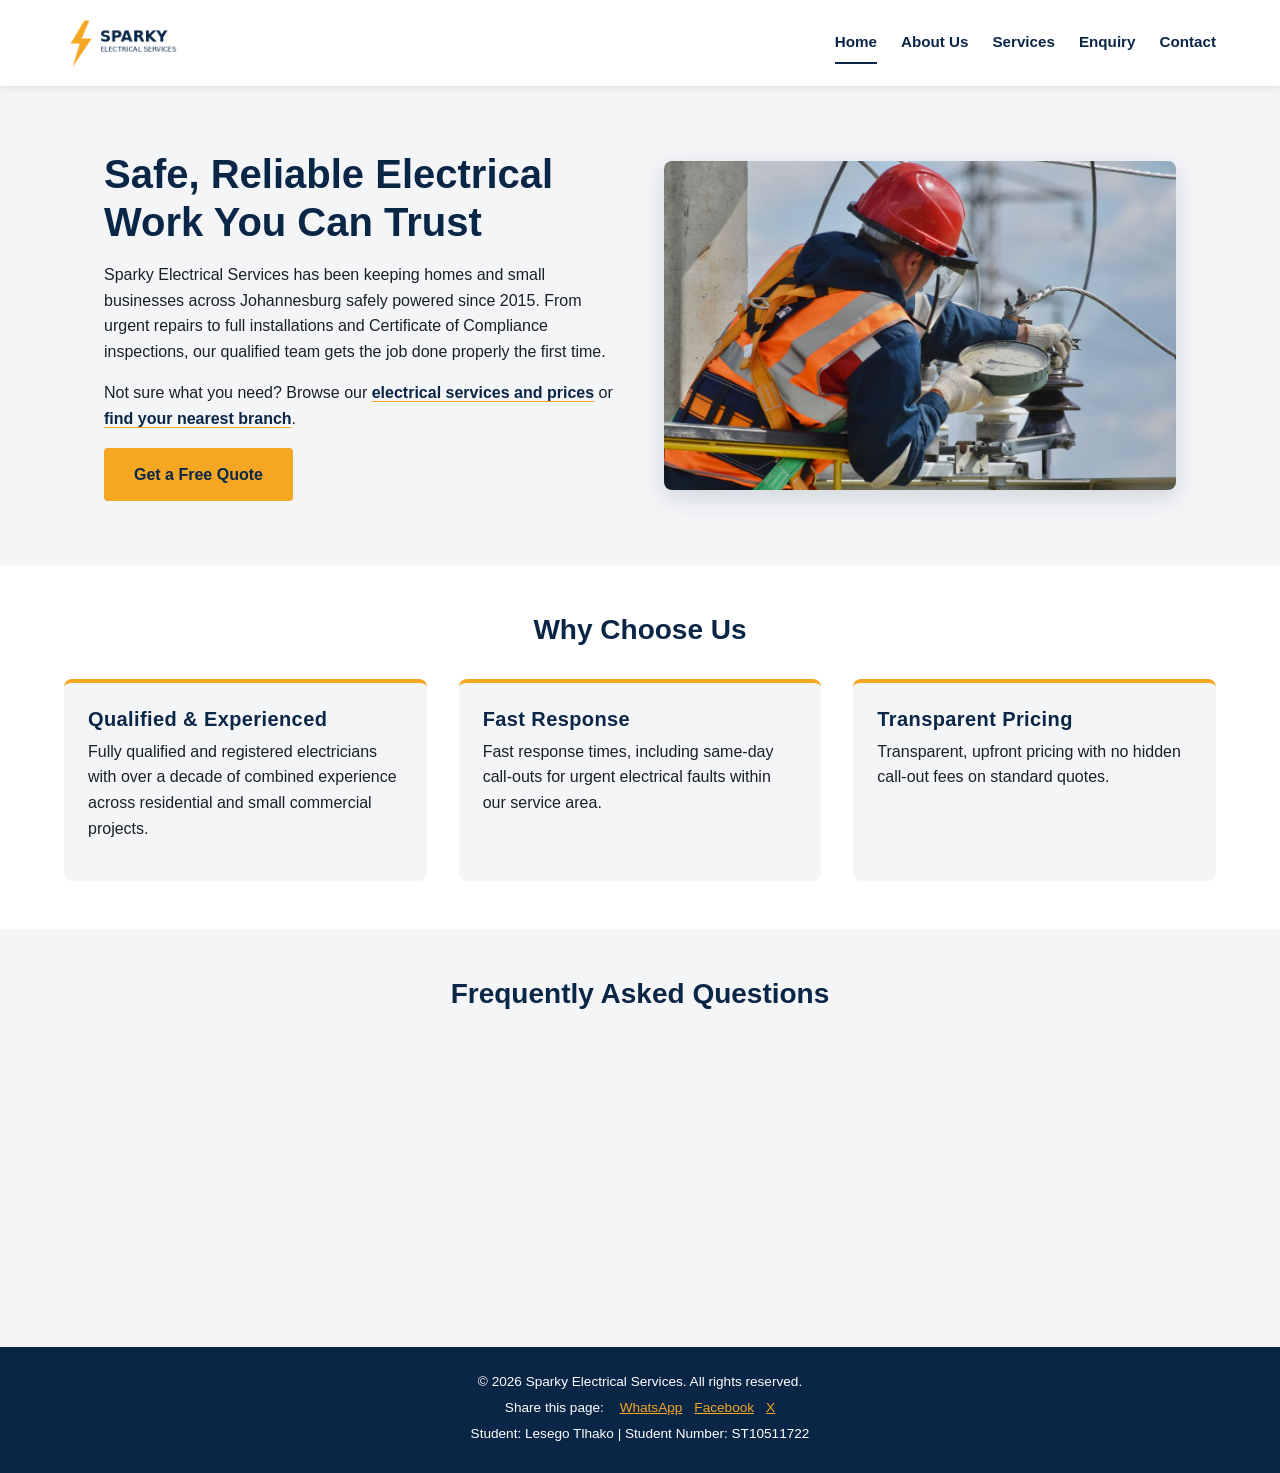
<file: index.html>
<!DOCTYPE html>
<html lang="en">
<head>
    <meta charset="UTF-8">
    <meta name="viewport" content="width=device-width, initial-scale=1.0">
    <title>Electricians in Johannesburg | Sparky Electrical Services</title>
    <meta name="description" content="Qualified electricians in Johannesburg for installations, repairs and Certificate of Compliance (COC) inspections. Same-day call-outs and free quotes.">
    <meta name="keywords" content="electrician Johannesburg, electrical repairs, COC certificate, electrical installation, same-day electrician, Sparky Electrical Services">
    <meta name="author" content="Lesego Tlhako">
    <meta name="robots" content="index, follow">
    <meta name="theme-color" content="#0A2647">
    <meta http-equiv="Content-Security-Policy" content="default-src 'self'; script-src 'self'; style-src 'self'; img-src 'self' data: https://tile.openstreetmap.org; connect-src 'self'; object-src 'none'; base-uri 'self'; form-action 'self'">
    <link rel="canonical" href="https://tysonh3art.github.io/Spark-Electrical-website/">
    <link rel="icon" type="image/png" href="images/logo.png">
    <meta property="og:type" content="website">
    <meta property="og:site_name" content="Sparky Electrical Services">
    <meta property="og:title" content="Electricians in Johannesburg | Sparky Electrical Services">
    <meta property="og:description" content="Qualified electricians in Johannesburg for installations, repairs and Certificate of Compliance (COC) inspections. Same-day call-outs and free quotes.">
    <meta property="og:url" content="https://tysonh3art.github.io/Spark-Electrical-website/">
    <meta property="og:image" content="https://tysonh3art.github.io/Spark-Electrical-website/images/hero-electrician.jpg">
    <meta property="og:locale" content="en_ZA">
    <meta name="twitter:card" content="summary_large_image">
    <link rel="stylesheet" href="css/style.css">
    <script type="application/ld+json">
    {
        "@context": "https://schema.org",
        "@type": "Electrician",
        "name": "Sparky Electrical Services",
        "url": "https://tysonh3art.github.io/Spark-Electrical-website/",
        "image": "https://tysonh3art.github.io/Spark-Electrical-website/images/hero-electrician.jpg",
        "telephone": "+27114035521",
        "email": "braamfontein@sparkyelectrical.co.za",
        "foundingDate": "2015",
        "areaServed": "Johannesburg, South Africa",
        "address": {
            "@type": "PostalAddress",
            "streetAddress": "14 Jorissen Street",
            "addressLocality": "Braamfontein",
            "addressRegion": "Gauteng",
            "postalCode": "2001",
            "addressCountry": "ZA"
        }
    }
    </script>
</head>
<body>
    <a class="skip-link" href="#main-content">Skip to main content</a>

    <header class="site-header">
        <!-- Site-wide header: logo + navigation menu -->
        <a href="index.html" class="logo-link">
            <img src="images/logo.png" alt="Sparky Electrical Services logo" class="logo">
        </a>
        <button class="nav-toggle" id="navToggle" aria-label="Toggle navigation menu">&#9776;</button>
        <nav class="main-nav" id="mainNav">
            <a href="index.html" class="active">Home</a>
            <a href="about.html">About Us</a>
            <a href="services.html">Services</a>
            <a href="enquiry.html">Enquiry</a>
            <a href="contact.html">Contact</a>
        </nav>
    </header>

    <main id="main-content">
        <!-- Hero section: main banner introducing the organisation -->
        <section class="hero">
            <div class="hero-text">
                <h1>Safe, Reliable Electrical Work You Can Trust</h1>
                <p>Sparky Electrical Services has been keeping homes and small businesses across Johannesburg safely powered since 2015. From urgent repairs to full installations and Certificate of Compliance inspections, our qualified team gets the job done properly the first time.</p>
                <p>Not sure what you need? Browse our <a class="text-link" href="services.html">electrical services and prices</a> or <a class="text-link" href="contact.html">find your nearest branch</a>.</p>
                <a href="enquiry.html" class="btn btn-primary">Get a Free Quote</a>
            </div>
            <div class="hero-image">
                <!-- Responsive image: browser picks the best-fit file for the screen size -->
                <img src="images/hero-electrician.jpg" fetchpriority="high"
                     srcset="images/hero-electrician-small.jpg 600w, images/hero-electrician.jpg 1200w"
                     sizes="(max-width: 768px) 100vw, 50vw"
                     alt="Qualified electrician at work on a residential electrical installation">
            </div>
        </section>

        <!-- Short overview section: 2-3 key highlights or services -->
        <section class="highlights">
            <h2>Why Choose Us</h2>
            <div class="highlights-grid">
                <div class="highlight-card">
                    <h3>Qualified &amp; Experienced</h3>
                    <p>Fully qualified and registered electricians with over a decade of combined experience across residential and small commercial projects.</p>
                </div>
                <div class="highlight-card">
                    <h3>Fast Response</h3>
                    <p>Fast response times, including same-day call-outs for urgent electrical faults within our service area.</p>
                </div>
                <div class="highlight-card">
                    <h3>Transparent Pricing</h3>
                    <p>Transparent, upfront pricing with no hidden call-out fees on standard quotes.</p>
                </div>
            </div>
        </section>

        <!-- FAQ accordion: answers open and close with JavaScript -->
        <section class="faq">
            <h2>Frequently Asked Questions</h2>
            <div class="faq-list">
                <div class="faq-item">
                    <h3><button type="button" class="accordion-trigger" id="faq1-btn" aria-expanded="false" aria-controls="faq1">Do you offer same-day electrician call-outs?</button></h3>
                    <div class="accordion-panel" id="faq1" role="region" aria-labelledby="faq1-btn">
                        <p>Yes. For urgent faults like a dead db board or a burning smell from a plug point, we do our best to get to you the same day. Tick the urgent box on our <a class="text-link" href="enquiry.html">quote form</a> and we will prioritise your job.</p>
                    </div>
                </div>
                <div class="faq-item">
                    <h3><button type="button" class="accordion-trigger" id="faq2-btn" aria-expanded="false" aria-controls="faq2">What is a Certificate of Compliance (COC) and do I need one?</button></h3>
                    <div class="accordion-panel" id="faq2" role="region" aria-labelledby="faq2-btn">
                        <p>A COC is a document that proves your property's electrical installation is safe and meets South African regulations. You normally need one when you sell a property, and many insurers ask for one too. Read more on our <a class="text-link" href="services.html">services page</a>.</p>
                    </div>
                </div>
                <div class="faq-item">
                    <h3><button type="button" class="accordion-trigger" id="faq3-btn" aria-expanded="false" aria-controls="faq3">Which areas do you cover?</button></h3>
                    <div class="accordion-panel" id="faq3" role="region" aria-labelledby="faq3-btn">
                        <p>We work across greater Johannesburg from two branches, one in Braamfontein and one in Randburg. See both on the map on our <a class="text-link" href="contact.html">contact page</a>.</p>
                    </div>
                </div>
                <div class="faq-item">
                    <h3><button type="button" class="accordion-trigger" id="faq4-btn" aria-expanded="false" aria-controls="faq4">How much will my job cost?</button></h3>
                    <div class="accordion-panel" id="faq4" role="region" aria-labelledby="faq4-btn">
                        <p>It depends on the work. Our <a class="text-link" href="enquiry.html">enquiry form</a> gives you an instant price range, and an electrician then phones you to confirm the final amount before any work starts.</p>
                    </div>
                </div>
            </div>
        </section>
    </main>

    <footer class="site-footer">
        <!-- Site-wide footer: repeats on every page -->
        <p>&copy; 2026 Sparky Electrical Services. All rights reserved.</p>
        <p class="share-links" id="shareLinks"></p>
        <p>Student: Lesego Tlhako | Student Number: ST10511722</p>
    </footer>

    <script src="js/script.js" defer></script>
</body>
</html>
</file>
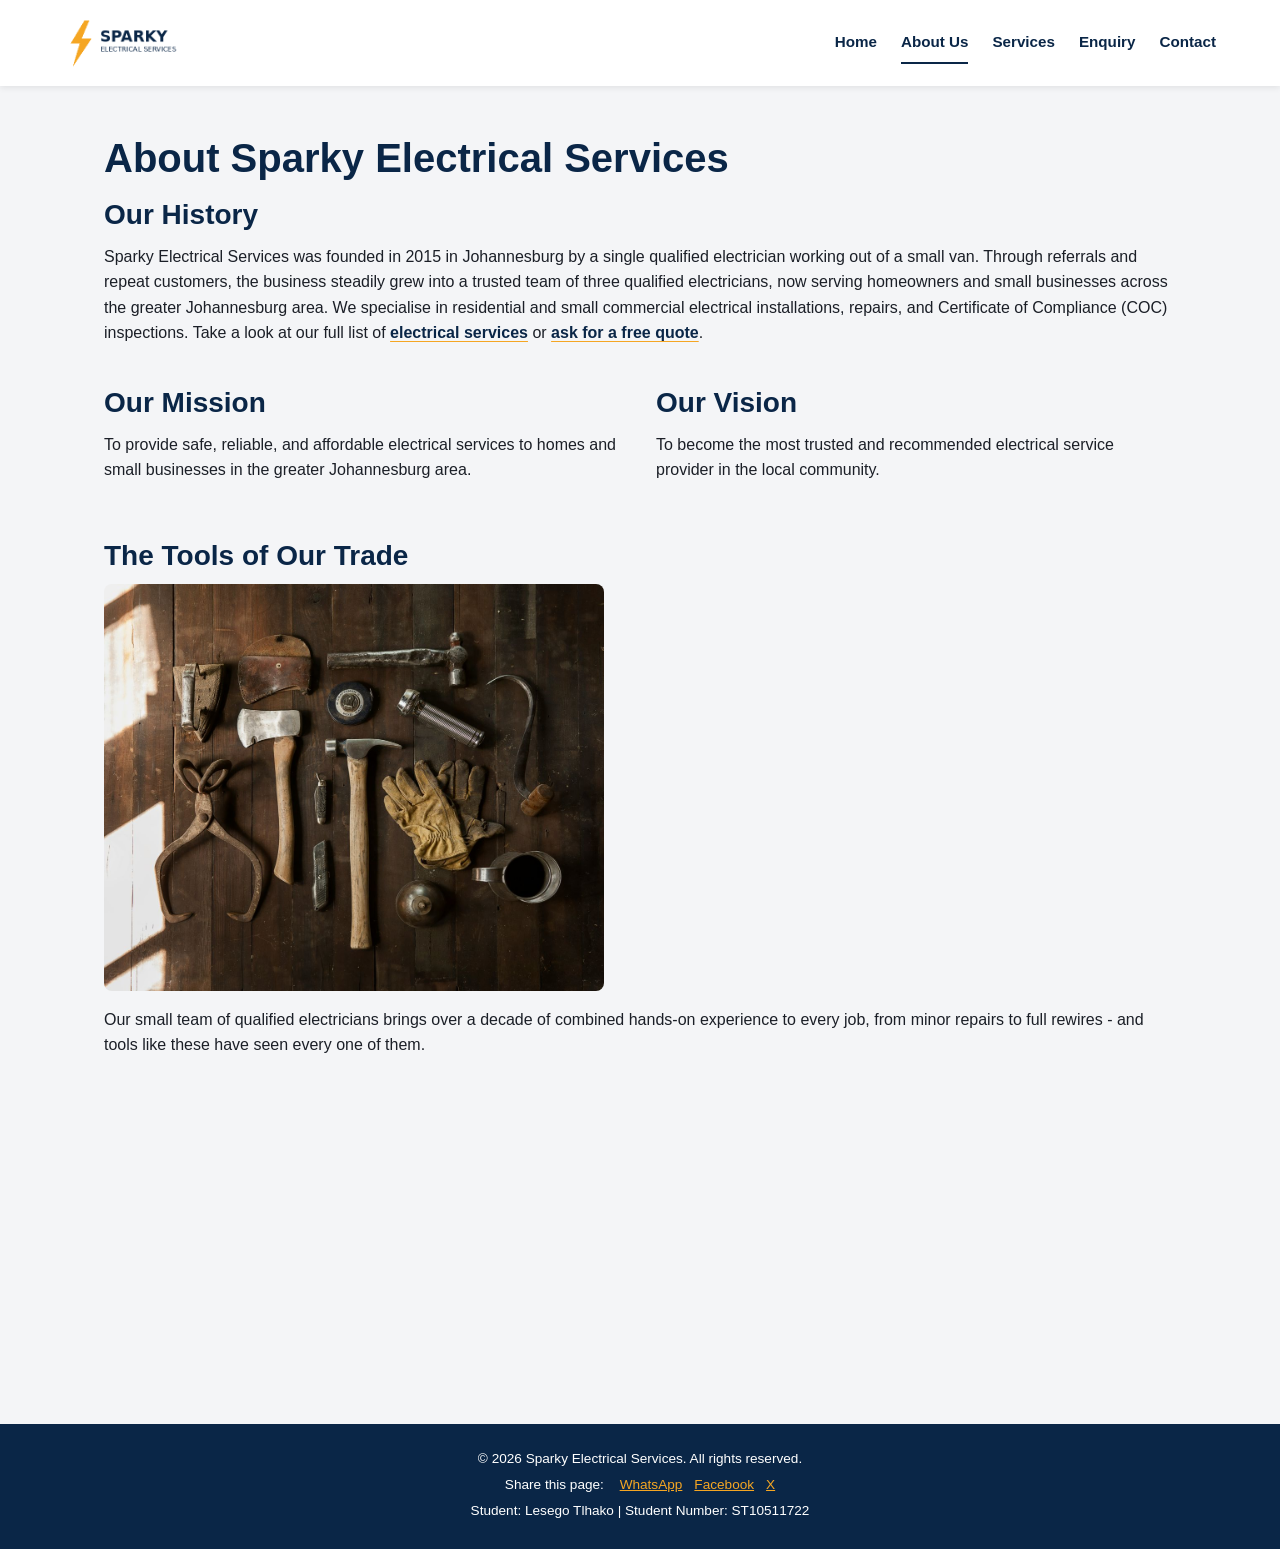
<file: about.html>
<!DOCTYPE html>
<html lang="en">
<head>
    <meta charset="UTF-8">
    <meta name="viewport" content="width=device-width, initial-scale=1.0">
    <title>About Us | Sparky Electrical Services Johannesburg</title>
    <meta name="description" content="Meet Sparky Electrical Services, a Johannesburg electrical company since 2015. Learn about our history, our mission and the qualified team behind every job.">
    <meta name="keywords" content="about Sparky Electrical, electrician team Johannesburg, qualified electricians, electrical company since 2015">
    <meta name="author" content="Lesego Tlhako">
    <meta name="robots" content="index, follow">
    <meta name="theme-color" content="#0A2647">
    <meta http-equiv="Content-Security-Policy" content="default-src 'self'; script-src 'self'; style-src 'self'; img-src 'self' data: https://tile.openstreetmap.org; connect-src 'self'; object-src 'none'; base-uri 'self'; form-action 'self'">
    <link rel="canonical" href="https://tysonh3art.github.io/Spark-Electrical-website/about.html">
    <link rel="icon" type="image/png" href="images/logo.png">
    <meta property="og:type" content="website">
    <meta property="og:site_name" content="Sparky Electrical Services">
    <meta property="og:title" content="About Us | Sparky Electrical Services Johannesburg">
    <meta property="og:description" content="Meet Sparky Electrical Services, a Johannesburg electrical company since 2015. Learn about our history, our mission and the qualified team behind every job.">
    <meta property="og:url" content="https://tysonh3art.github.io/Spark-Electrical-website/about.html">
    <meta property="og:image" content="https://tysonh3art.github.io/Spark-Electrical-website/images/hero-electrician.jpg">
    <meta property="og:locale" content="en_ZA">
    <meta name="twitter:card" content="summary_large_image">
    <link rel="stylesheet" href="css/style.css">
</head>
<body>
    <a class="skip-link" href="#main-content">Skip to main content</a>

    <header class="site-header">
        <a href="index.html" class="logo-link">
            <img src="images/logo.png" alt="Sparky Electrical Services logo" class="logo">
        </a>
        <button class="nav-toggle" id="navToggle" aria-label="Toggle navigation menu">&#9776;</button>
        <nav class="main-nav" id="mainNav">
            <a href="index.html">Home</a>
            <a href="about.html" class="active">About Us</a>
            <a href="services.html">Services</a>
            <a href="enquiry.html">Enquiry</a>
            <a href="contact.html">Contact</a>
        </nav>
    </header>

    <main id="main-content" class="page-content">
        <h1>About Sparky Electrical Services</h1>

        <!-- History section -->
        <section class="content-section">
            <h2>Our History</h2>
            <p>Sparky Electrical Services was founded in 2015 in Johannesburg by a single qualified electrician working out of a small van. Through referrals and repeat customers, the business steadily grew into a trusted team of three qualified electricians, now serving homeowners and small businesses across the greater Johannesburg area. We specialise in residential and small commercial electrical installations, repairs, and Certificate of Compliance (COC) inspections. Take a look at our full list of <a class="text-link" href="services.html">electrical services</a> or <a class="text-link" href="enquiry.html">ask for a free quote</a>.</p>
        </section>

        <!-- Mission and vision -->
        <section class="content-section mission-vision">
            <div>
                <h2>Our Mission</h2>
                <p>To provide safe, reliable, and affordable electrical services to homes and small businesses in the greater Johannesburg area.</p>
            </div>
            <div>
                <h2>Our Vision</h2>
                <p>To become the most trusted and recommended electrical service provider in the local community.</p>
            </div>
        </section>

        <!-- Team / tools -->
        <section class="content-section">
            <h2>The Tools of Our Trade</h2>
            <img src="images/team-electrician.jpg" alt="A well-used set of hand tools belonging to a Sparky Electrical Services electrician" class="content-img" loading="lazy">
            <p>Our small team of qualified electricians brings over a decade of combined hands-on experience to every job, from minor repairs to full rewires - and tools like these have seen every one of them.</p>
        </section>

        <!-- Gallery: click a picture to open it larger in the lightbox -->
        <section class="content-section">
            <h2>Our Work in Pictures</h2>
            <p>Click any photo to see it larger. Use the arrow keys or the on-screen arrows to move between pictures.</p>
            <div class="gallery">
                <a class="gallery-item" href="images/hero-electrician.jpg"><img src="images/hero-electrician-small.jpg" alt="Qualified electrician at work on a residential electrical installation" loading="lazy"></a>
                <a class="gallery-item" href="images/service-installation.jpg"><img src="images/service-installation.jpg" alt="Electrician installing wiring in a home" loading="lazy"></a>
                <a class="gallery-item" href="images/service-repair.jpg"><img src="images/service-repair.jpg" alt="Electrician diagnosing an electrical fault" loading="lazy"></a>
                <a class="gallery-item" href="images/service-coc.jpg"><img src="images/service-coc.jpg" alt="Electrician conducting a compliance inspection" loading="lazy"></a>
                <a class="gallery-item" href="images/team-electrician.jpg"><img src="images/team-electrician.jpg" alt="A well-used set of hand tools belonging to a Sparky Electrical Services electrician" loading="lazy"></a>
            </div>
        </section>
    </main>

    <footer class="site-footer">
        <p>&copy; 2026 Sparky Electrical Services. All rights reserved.</p>
        <p class="share-links" id="shareLinks"></p>
        <p>Student: Lesego Tlhako | Student Number: ST10511722</p>
    </footer>

    <script src="js/script.js" defer></script>
</body>
</html>
</file>
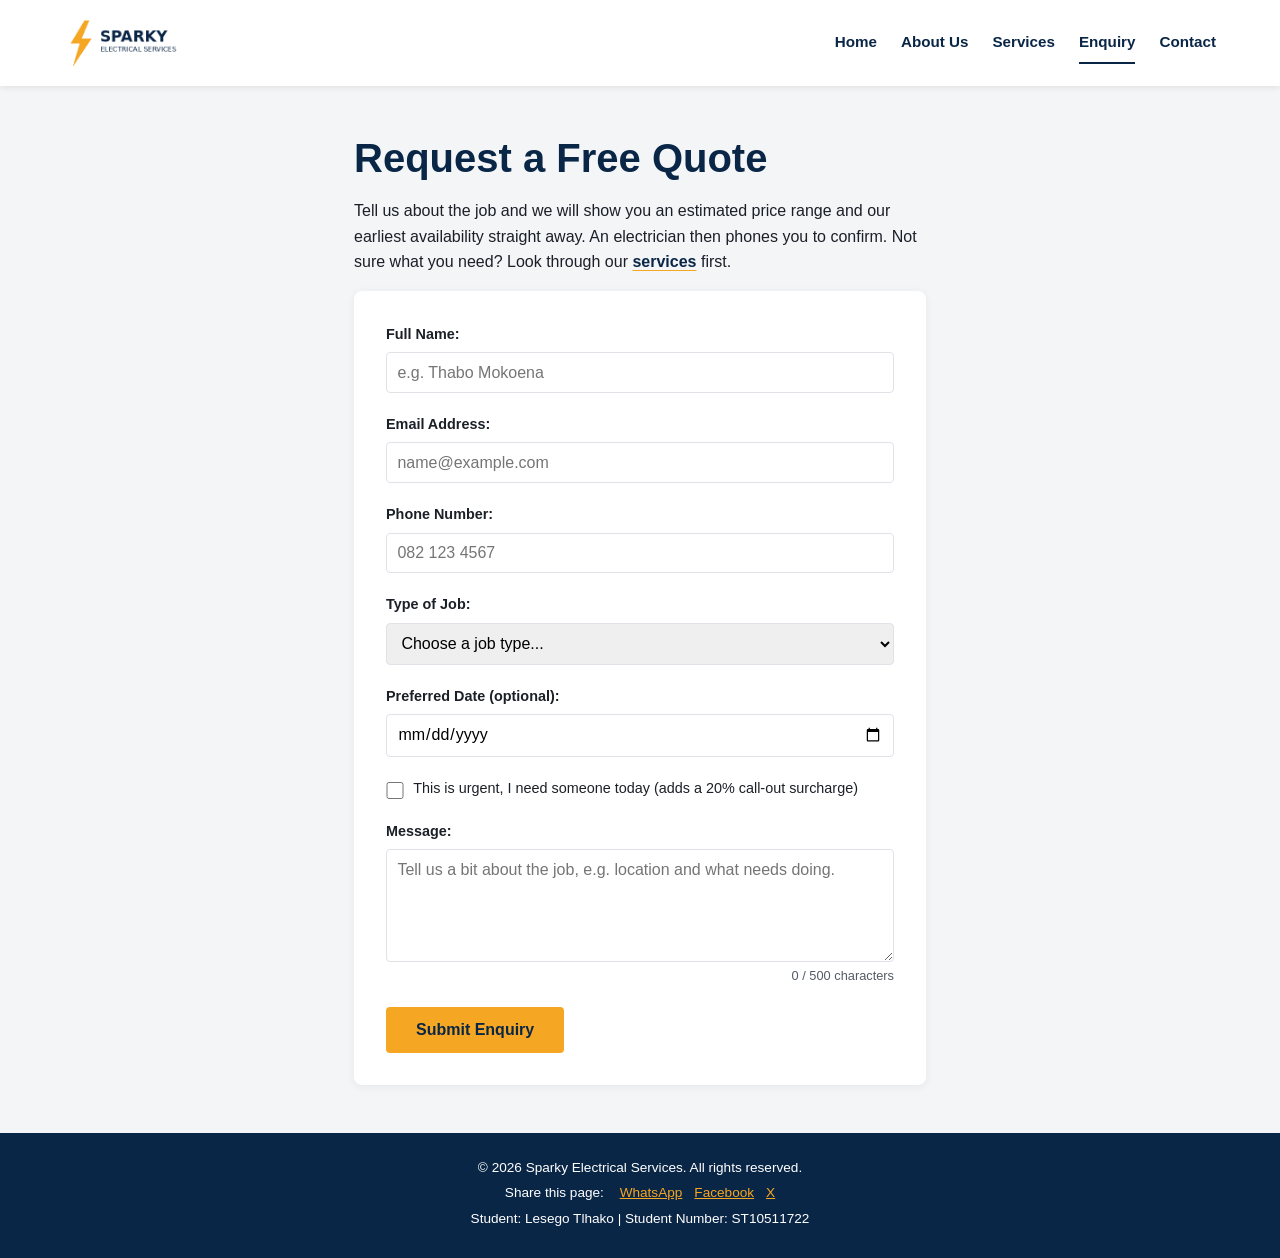
<file: enquiry.html>
<!DOCTYPE html>
<html lang="en">
<head>
    <meta charset="UTF-8">
    <meta name="viewport" content="width=device-width, initial-scale=1.0">
    <title>Free Electrical Quote | Sparky Electrical Services</title>
    <meta name="description" content="Request a free electrical quote in Johannesburg. Tell us about your job and get an instant price estimate and earliest availability.">
    <meta name="keywords" content="free electrician quote, electrical quote Johannesburg, electrician cost, book an electrician">
    <meta name="author" content="Lesego Tlhako">
    <meta name="robots" content="index, follow">
    <meta name="theme-color" content="#0A2647">
    <meta http-equiv="Content-Security-Policy" content="default-src 'self'; script-src 'self'; style-src 'self'; img-src 'self' data: https://tile.openstreetmap.org; connect-src 'self'; object-src 'none'; base-uri 'self'; form-action 'self'">
    <link rel="canonical" href="https://tysonh3art.github.io/Spark-Electrical-website/enquiry.html">
    <link rel="icon" type="image/png" href="images/logo.png">
    <meta property="og:type" content="website">
    <meta property="og:site_name" content="Sparky Electrical Services">
    <meta property="og:title" content="Free Electrical Quote | Sparky Electrical Services">
    <meta property="og:description" content="Request a free electrical quote in Johannesburg. Tell us about your job and get an instant price estimate and earliest availability.">
    <meta property="og:url" content="https://tysonh3art.github.io/Spark-Electrical-website/enquiry.html">
    <meta property="og:image" content="https://tysonh3art.github.io/Spark-Electrical-website/images/hero-electrician.jpg">
    <meta property="og:locale" content="en_ZA">
    <meta name="twitter:card" content="summary_large_image">
    <link rel="stylesheet" href="css/style.css">
</head>
<body>
    <a class="skip-link" href="#main-content">Skip to main content</a>

    <header class="site-header">
        <a href="index.html" class="logo-link">
            <img src="images/logo.png" alt="Sparky Electrical Services logo" class="logo">
        </a>
        <button class="nav-toggle" id="navToggle" aria-label="Toggle navigation menu">&#9776;</button>
        <nav class="main-nav" id="mainNav">
            <a href="index.html">Home</a>
            <a href="about.html">About Us</a>
            <a href="services.html">Services</a>
            <a href="enquiry.html" class="active">Enquiry</a>
            <a href="contact.html">Contact</a>
        </nav>
    </header>

    <main id="main-content" class="page-content narrow">
        <h1>Request a Free Quote</h1>
        <p>Tell us about the job and we will show you an estimated price range and our earliest availability straight away. An electrician then phones you to confirm. Not sure what you need? Look through our <a class="text-link" href="services.html">services</a> first.</p>

        <form action="enquiry.html" method="get" class="site-form" id="enquiryForm">
            <div class="form-group">
                <label for="name">Full Name:</label>
                <input type="text" id="name" name="name" required minlength="2" maxlength="60" autocomplete="name" placeholder="e.g. Thabo Mokoena">
            </div>

            <div class="form-group">
                <label for="email">Email Address:</label>
                <input type="email" id="email" name="email" required maxlength="100" autocomplete="email" placeholder="name@example.com">
            </div>

            <div class="form-group">
                <label for="phone">Phone Number:</label>
                <input type="tel" id="phone" name="phone" required maxlength="16" autocomplete="tel" placeholder="082 123 4567" pattern="(\+27|0)[1-9][0-9 \-]{8,13}">
            </div>

            <div class="form-group">
                <label for="enquiry-type">Type of Job:</label>
                <select id="enquiry-type" name="enquiry-type" required>
                    <option value="">Choose a job type...</option>
                    <option value="installation">New Installation</option>
                    <option value="repair">Repair / Fault Finding</option>
                    <option value="coc">Certificate of Compliance (COC)</option>
                    <option value="other">Other</option>
                </select>
            </div>

            <div class="form-group">
                <label for="preferred-date">Preferred Date (optional):</label>
                <input type="date" id="preferred-date" name="preferred-date">
            </div>

            <div class="form-group form-check">
                <input type="checkbox" id="urgent" name="urgent">
                <label for="urgent">This is urgent, I need someone today (adds a 20% call-out surcharge)</label>
            </div>

            <div class="form-group">
                <label for="message">Message:</label>
                <textarea id="message" name="message" rows="5" required minlength="10" maxlength="500" placeholder="Tell us a bit about the job, e.g. location and what needs doing."></textarea>
                <span class="char-count" aria-hidden="true"></span>
            </div>

            <p class="form-status" role="alert"></p>
            <button type="submit" class="btn btn-primary">Submit Enquiry</button>
        </form>

        <!-- Filled in by JavaScript once the form passes validation -->
        <section class="result-panel" id="quoteResult" aria-live="polite" hidden></section>
    </main>

    <footer class="site-footer">
        <p>&copy; 2026 Sparky Electrical Services. All rights reserved.</p>
        <p class="share-links" id="shareLinks"></p>
        <p>Student: Lesego Tlhako | Student Number: ST10511722</p>
    </footer>

    <script src="js/script.js" defer></script>
</body>
</html>
</file>
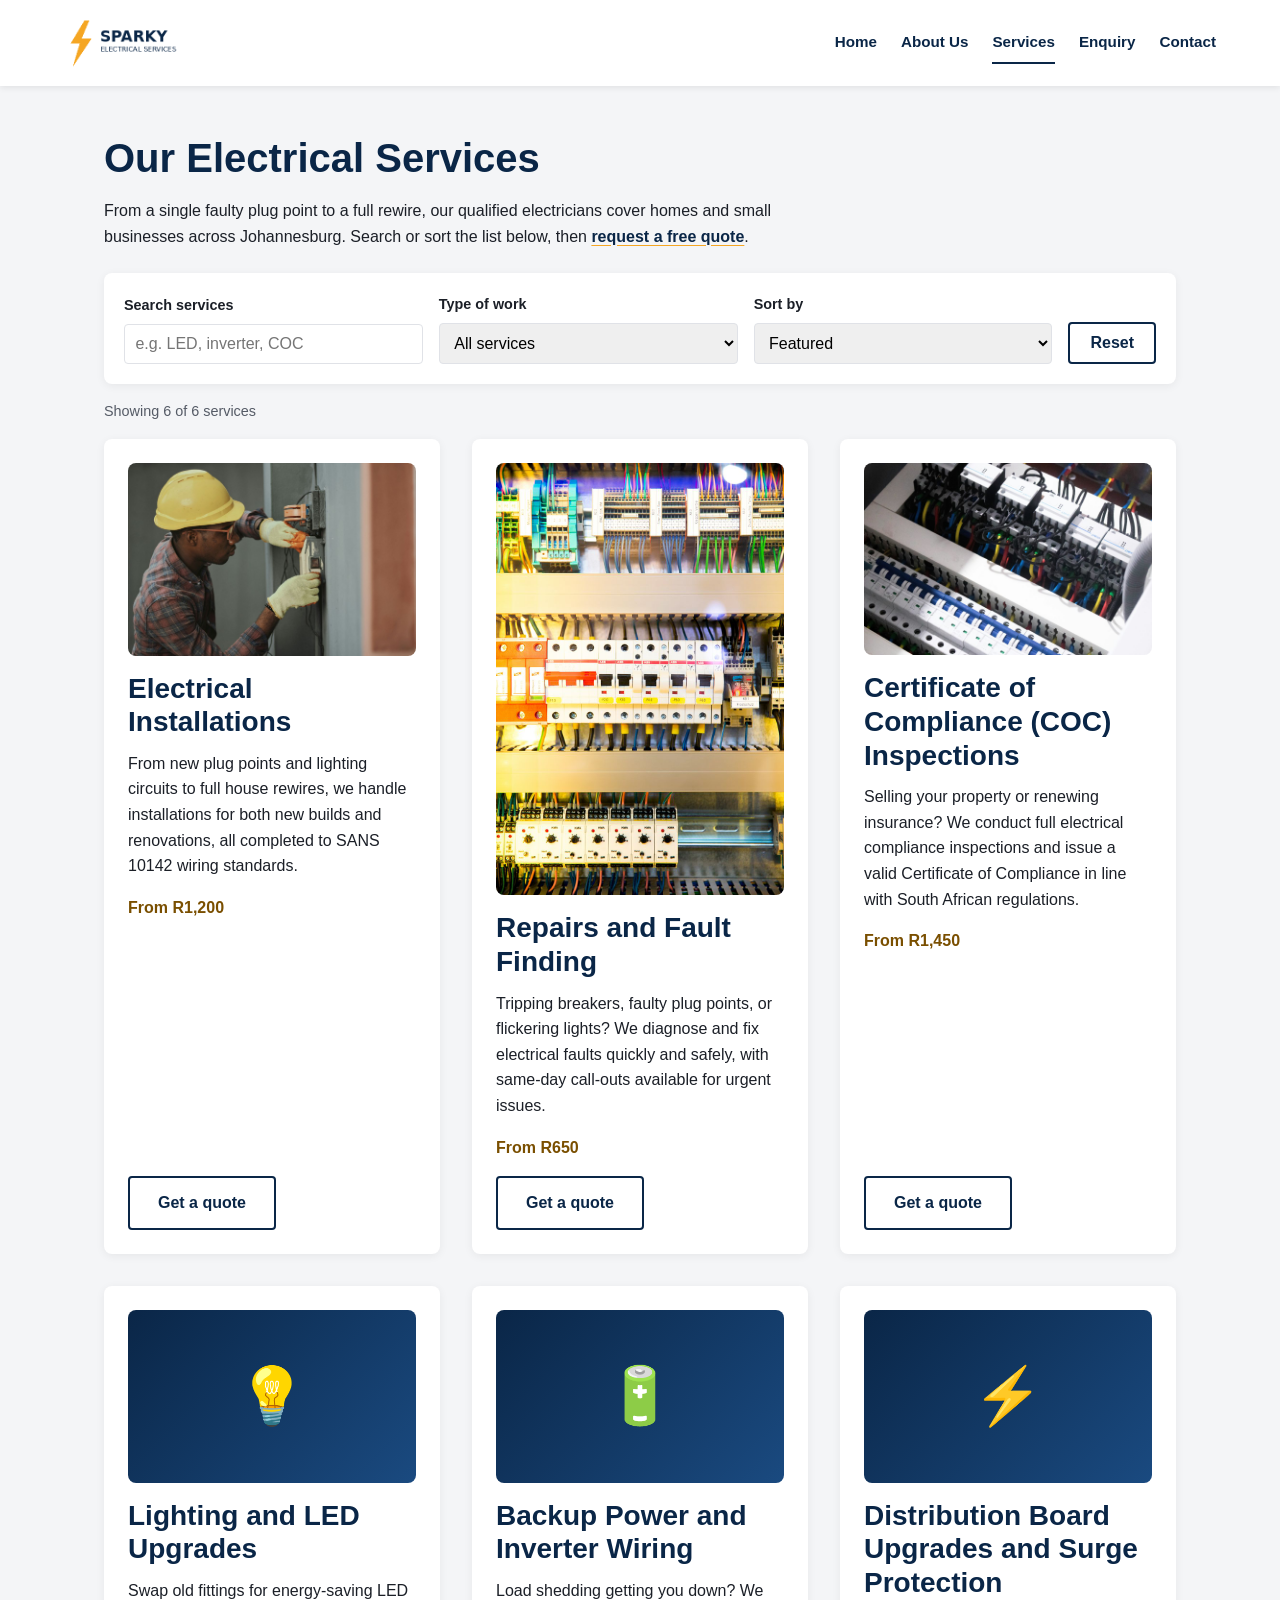
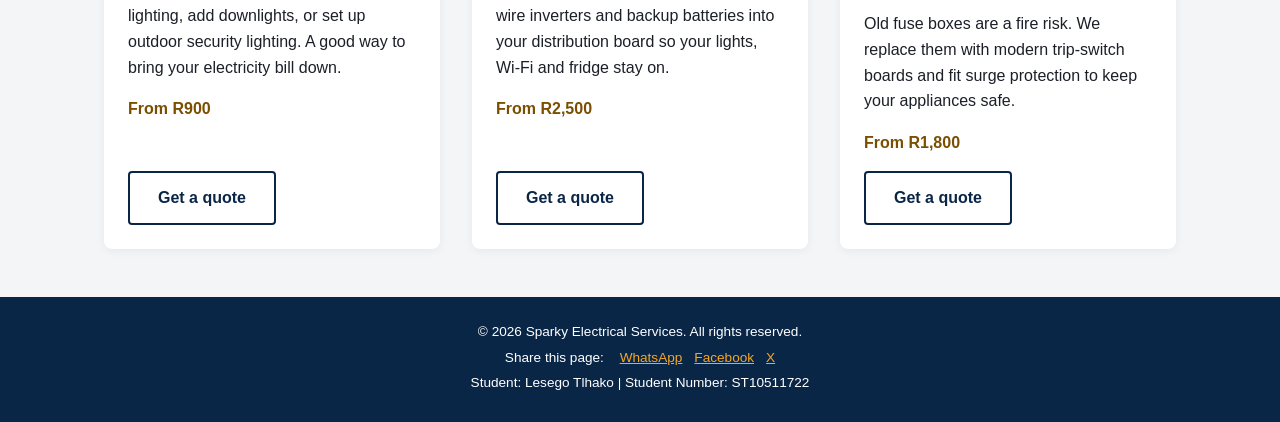
<file: services.html>
<!DOCTYPE html>
<html lang="en">
<head>
    <meta charset="UTF-8">
    <meta name="viewport" content="width=device-width, initial-scale=1.0">
    <title>Electrical Services and Prices | Sparky Electrical Johannesburg</title>
    <meta name="description" content="Electrical installations, fault finding, COC inspections, LED lighting, inverter wiring and DB board upgrades in Johannesburg. Browse prices and get a quote.">
    <meta name="keywords" content="electrical installation, fault finding, COC inspection, LED lighting upgrade, inverter wiring, DB board upgrade, electrician prices Johannesburg">
    <meta name="author" content="Lesego Tlhako">
    <meta name="robots" content="index, follow">
    <meta name="theme-color" content="#0A2647">
    <meta http-equiv="Content-Security-Policy" content="default-src 'self'; script-src 'self'; style-src 'self'; img-src 'self' data: https://tile.openstreetmap.org; connect-src 'self'; object-src 'none'; base-uri 'self'; form-action 'self'">
    <link rel="canonical" href="https://tysonh3art.github.io/Spark-Electrical-website/services.html">
    <link rel="icon" type="image/png" href="images/logo.png">
    <meta property="og:type" content="website">
    <meta property="og:site_name" content="Sparky Electrical Services">
    <meta property="og:title" content="Electrical Services and Prices | Sparky Electrical Johannesburg">
    <meta property="og:description" content="Electrical installations, fault finding, COC inspections, LED lighting, inverter wiring and DB board upgrades in Johannesburg. Browse prices and get a quote.">
    <meta property="og:url" content="https://tysonh3art.github.io/Spark-Electrical-website/services.html">
    <meta property="og:image" content="https://tysonh3art.github.io/Spark-Electrical-website/images/hero-electrician.jpg">
    <meta property="og:locale" content="en_ZA">
    <meta name="twitter:card" content="summary_large_image">
    <link rel="stylesheet" href="css/style.css">
</head>
<body>
    <a class="skip-link" href="#main-content">Skip to main content</a>

    <header class="site-header">
        <a href="index.html" class="logo-link">
            <img src="images/logo.png" alt="Sparky Electrical Services logo" class="logo">
        </a>
        <button class="nav-toggle" id="navToggle" aria-label="Toggle navigation menu">&#9776;</button>
        <nav class="main-nav" id="mainNav">
            <a href="index.html">Home</a>
            <a href="about.html">About Us</a>
            <a href="services.html" class="active">Services</a>
            <a href="enquiry.html">Enquiry</a>
            <a href="contact.html">Contact</a>
        </nav>
    </header>

    <main id="main-content" class="page-content">
        <h1>Our Electrical Services</h1>
        <p class="intro">From a single faulty plug point to a full rewire, our qualified electricians cover homes and small businesses across Johannesburg. Search or sort the list below, then <a class="text-link" href="enquiry.html">request a free quote</a>.</p>

        <!-- Search, filter and sort controls: handled by js/script.js -->
        <div class="toolbar" role="search">
            <div class="form-group">
                <label for="serviceSearch">Search services</label>
                <input type="search" id="serviceSearch" placeholder="e.g. LED, inverter, COC" maxlength="50" autocomplete="off">
            </div>
            <div class="form-group">
                <label for="serviceCategory">Type of work</label>
                <select id="serviceCategory">
                    <option value="all">All services</option>
                    <option value="installation">Installations and upgrades</option>
                    <option value="repair">Repairs and safety</option>
                    <option value="coc">Compliance (COC)</option>
                </select>
            </div>
            <div class="form-group">
                <label for="serviceSort">Sort by</label>
                <select id="serviceSort">
                    <option value="default">Featured</option>
                    <option value="price-low">Price: low to high</option>
                    <option value="price-high">Price: high to low</option>
                    <option value="name">Name: A to Z</option>
                </select>
            </div>
            <button type="button" id="serviceReset" class="btn btn-secondary">Reset</button>
        </div>

        <p id="serviceCount" class="service-count" aria-live="polite"></p>

        <!-- The cards are built from js/data.js -->
        <div class="services-grid" id="servicesGrid"></div>
        <p id="serviceEmpty" class="empty-message" hidden>No services match your search. Try a different word or press Reset.</p>

        <noscript>
            <p>Our services: electrical installations, repairs and fault finding, Certificate of Compliance (COC) inspections, LED lighting upgrades, backup power and inverter wiring, and distribution board upgrades with surge protection. Please <a href="enquiry.html">send us an enquiry</a> for prices.</p>
        </noscript>
    </main>

    <footer class="site-footer">
        <p>&copy; 2026 Sparky Electrical Services. All rights reserved.</p>
        <p class="share-links" id="shareLinks"></p>
        <p>Student: Lesego Tlhako | Student Number: ST10511722</p>
    </footer>

    <script src="js/data.js" defer></script>
    <script src="js/script.js" defer></script>
</body>
</html>
</file>
<file: css/style.css>
/* ============================================
   SPARKY ELECTRICAL SERVICES - STYLESHEET
   Part 2: CSS Styling and Responsive Design
   Part 3: styles for the new interactive features (see section 13)
   ============================================ */

/* ---- 1. CSS RESET ---- */
/* Removes inconsistent default spacing/sizing across browsers */
* {
    margin: 0;
    padding: 0;
    box-sizing: border-box;
}

img {
    max-width: 100%;
    display: block;
}

a {
    text-decoration: none;
    color: inherit;
}

ul, ol {
    list-style: none;
}

/* ---- 2. BASE / TYPOGRAPHY STYLES ---- */
:root {
    /* Colour scheme, taken from the approved Website Project Proposal */
    --navy: #0A2647;
    --amber: #F5A623;
    --light-grey: #F4F5F7;
    --text-dark: #1B1F27;
    --text-light: #FFFFFF;
    --border-colour: #E0E2E7;
}

body {
    font-family: 'Open Sans', Arial, sans-serif;
    font-size: 1rem;
    line-height: 1.6;
    color: var(--text-dark);
    background-color: var(--light-grey);
}

h1, h2, h3 {
    font-family: 'Montserrat', 'Open Sans', Arial, sans-serif;
    font-weight: 700;
    line-height: 1.2;
    color: var(--navy);
}

h1 {
    font-size: 2.5rem;
    margin-bottom: 1rem;
}

h2 {
    font-size: 1.75rem;
    margin-bottom: 0.75rem;
}

h3 {
    font-size: 1.25rem;
    margin-bottom: 0.5rem;
    letter-spacing: 0.02em;
}

p {
    margin-bottom: 1rem;
}

/* ---- 3. BUTTONS ---- */
.btn {
    display: inline-block;
    padding: 0.75rem 1.75rem;
    border-radius: 4px;
    font-weight: 700;
    font-size: 1rem;
    border: none;
    cursor: pointer;
    transition: background-color 0.2s ease, transform 0.15s ease;
}

.btn-primary {
    background-color: var(--amber);
    color: var(--navy);
}

.btn-primary:hover,
.btn-primary:focus {
    background-color: #e0951c;
    transform: translateY(-2px);
}

.btn-primary:active {
    transform: translateY(0);
}

/* ---- 4. SITE HEADER + NAVIGATION ---- */
.site-header {
    display: flex;
    align-items: center;
    justify-content: space-between;
    padding: 1rem 5%;
    background-color: var(--text-light);
    box-shadow: 0 2px 6px rgba(0, 0, 0, 0.08);
    position: sticky;
    top: 0;
    z-index: 100;
}

.logo {
    width: 180px;
    height: auto;
}

.main-nav {
    display: flex;
    gap: 1.5rem;
}

.main-nav a {
    font-weight: 600;
    font-size: 0.95rem;
    color: var(--navy);
    padding: 0.5rem 0;
    border-bottom: 2px solid transparent;
    transition: border-color 0.2s ease, color 0.2s ease;
}

.main-nav a:hover,
.main-nav a:focus {
    color: var(--amber);
    border-bottom-color: var(--amber);
}

.main-nav a.active {
    border-bottom-color: var(--navy);
}

.nav-toggle {
    display: none;
    background: none;
    border: none;
    font-size: 1.75rem;
    color: var(--navy);
    cursor: pointer;
}

/* ---- 5. HERO SECTION (Homepage) ---- */
.hero {
    display: flex;
    align-items: center;
    gap: 3rem;
    padding: 4rem 5%;
    max-width: 1200px;
    margin: 0 auto;
}

.hero-text {
    flex: 1;
}

.hero-image {
    flex: 1;
}

.hero-image img {
    border-radius: 8px;
    box-shadow: 0 8px 24px rgba(10, 38, 71, 0.15);
}

/* ---- 6. HIGHLIGHTS GRID (Homepage) ---- */
.highlights {
    background-color: var(--text-light);
    padding: 3rem 5%;
    text-align: center;
}

.highlights-grid {
    display: grid;
    grid-template-columns: repeat(3, 1fr);
    gap: 2rem;
    max-width: 1200px;
    margin: 2rem auto 0;
}

.highlight-card {
    background-color: var(--light-grey);
    padding: 1.5rem;
    border-radius: 8px;
    text-align: left;
    border-top: 4px solid var(--amber);
}

/* ---- 7. GENERAL PAGE CONTENT (About / Services / Enquiry / Contact) ---- */
.page-content {
    max-width: 1200px;
    margin: 0 auto;
    padding: 3rem 5%;
}

.page-content.narrow {
    max-width: 700px;
}

.content-section {
    margin-bottom: 2.5rem;
}

.content-section.narrow {
    max-width: 700px;
}

.content-img {
    width: 100%;
    max-width: 500px;
    border-radius: 8px;
    margin-bottom: 1rem;
}

.mission-vision {
    display: grid;
    grid-template-columns: 1fr 1fr;
    gap: 2rem;
}

/* ---- 8. SERVICES GRID ---- */
.services-grid {
    display: grid;
    grid-template-columns: repeat(3, 1fr);
    gap: 2rem;
}

.service-card {
    background-color: var(--text-light);
    padding: 1.5rem;
    border-radius: 8px;
    box-shadow: 0 2px 10px rgba(0, 0, 0, 0.06);
    transition: transform 0.2s ease, box-shadow 0.2s ease;
}

.service-card:hover {
    transform: translateY(-4px);
    box-shadow: 0 8px 20px rgba(0, 0, 0, 0.1);
}

/* ---- 9. CONTACT LOCATIONS GRID ---- */
.locations-grid {
    display: grid;
    grid-template-columns: 1fr 1fr;
    gap: 2rem;
    margin-bottom: 3rem;
}

.location-card {
    background-color: var(--text-light);
    padding: 1.5rem;
    border-radius: 8px;
    border-left: 4px solid var(--navy);
}

/* ---- 10. FORMS (Enquiry / Contact) ---- */
.site-form {
    background-color: var(--text-light);
    padding: 2rem;
    border-radius: 8px;
    box-shadow: 0 2px 10px rgba(0, 0, 0, 0.06);
}

.form-group {
    margin-bottom: 1.25rem;
    display: flex;
    flex-direction: column;
}

.form-group label {
    font-weight: 600;
    margin-bottom: 0.4rem;
    font-size: 0.9rem;
}

.form-group input,
.form-group select,
.form-group textarea {
    padding: 0.65rem;
    border: 1px solid var(--border-colour);
    border-radius: 4px;
    font-family: inherit;
    font-size: 1rem;
}

.form-group input:focus,
.form-group select:focus,
.form-group textarea:focus {
    outline: none;
    border-color: var(--amber);
    box-shadow: 0 0 0 3px rgba(245, 166, 35, 0.2);
}

/* ---- 11. FOOTER ---- */
.site-footer {
    background-color: var(--navy);
    color: var(--text-light);
    text-align: center;
    padding: 1.5rem 5%;
    font-size: 0.85rem;
}

.site-footer p {
    margin-bottom: 0.25rem;
}

/* ============================================
   13. PART 3 - INTERACTIVE FEATURES
   ============================================ */

/* ---- Accessibility helpers ---- */
.skip-link {
    position: absolute;
    left: 1rem;
    top: -4rem;
    background-color: var(--navy);
    color: var(--text-light);
    padding: 0.6rem 1rem;
    border-radius: 4px;
    z-index: 3000;
    transition: top 0.2s ease;
}

.skip-link:focus {
    top: 1rem;
}

a:focus-visible,
button:focus-visible,
summary:focus-visible {
    outline: 3px solid var(--amber);
    outline-offset: 2px;
}

.text-link {
    color: var(--navy);
    font-weight: 600;
    text-decoration: underline;
    text-decoration-color: var(--amber);
    text-underline-offset: 3px;
}

.text-link:hover {
    color: #7a4f00;
}

.intro {
    max-width: 700px;
    margin-bottom: 1.5rem;
}

.no-scroll {
    overflow: hidden;
}

/* ---- Secondary button ---- */
.btn {
    border: 2px solid transparent;
    cursor: pointer;
    font-family: inherit;
}

.btn-secondary {
    background-color: transparent;
    color: var(--navy);
    border-color: var(--navy);
}

.btn-secondary:hover,
.btn-secondary:focus-visible {
    background-color: var(--navy);
    color: var(--text-light);
}

.btn:disabled {
    opacity: 0.6;
    cursor: wait;
}

/* ---- Scroll animations ---- */
.js .reveal {
    transition: opacity 0.6s ease, transform 0.6s ease;
}

.js .reveal:not(.visible) {
    opacity: 0;
    transform: translateY(24px);
}

/* ---- FAQ accordion ---- */
.faq {
    max-width: 800px;
    margin: 0 auto;
    padding: 3rem 5%;
}

.faq h2 {
    text-align: center;
    margin-bottom: 1.5rem;
}

.faq-item {
    background-color: var(--text-light);
    border: 1px solid var(--border-colour);
    border-radius: 8px;
    margin-bottom: 0.75rem;
    overflow: hidden;
}

.faq-item h3 {
    margin: 0;
    font-size: 1.05rem;
}

.accordion-trigger {
    width: 100%;
    text-align: left;
    background: none;
    border: none;
    padding: 1rem 3rem 1rem 1.25rem;
    font: inherit;
    font-weight: 700;
    color: var(--navy);
    cursor: pointer;
    position: relative;
}

.accordion-trigger::after {
    content: '+';
    position: absolute;
    right: 1.25rem;
    top: 50%;
    transform: translateY(-50%);
    font-size: 1.5rem;
    color: var(--amber);
    transition: transform 0.25s ease;
}

.accordion-trigger[aria-expanded="true"]::after {
    content: '\2212';
}

.accordion-trigger:hover {
    background-color: var(--light-grey);
}

.accordion-panel {
    max-height: 0;
    overflow: hidden;
    padding: 0 1.25rem;
    transition: max-height 0.35s ease, padding 0.35s ease;
}

.accordion-panel.open {
    max-height: 300px;
    padding: 0 1.25rem 0.5rem;
}

/* ---- Services toolbar ---- */
.toolbar {
    display: flex;
    flex-wrap: wrap;
    gap: 1rem;
    align-items: flex-end;
    background-color: var(--text-light);
    padding: 1.25rem;
    border-radius: 8px;
    box-shadow: 0 2px 10px rgba(0, 0, 0, 0.06);
    margin-bottom: 1rem;
}

.toolbar .form-group {
    margin-bottom: 0;
    flex: 1 1 180px;
}

.toolbar .btn {
    padding: 0.65rem 1.25rem;
}

.service-count {
    font-size: 0.9rem;
    color: #555B66;
    margin-bottom: 1rem;
}

.empty-message {
    text-align: center;
    padding: 2rem 0;
    font-weight: 600;
}

.service-card {
    display: flex;
    flex-direction: column;
}

.service-card .btn {
    margin-top: auto;
    align-self: flex-start;
}

.service-icon {
    display: flex;
    align-items: center;
    justify-content: center;
    width: 100%;
    max-width: 500px;
    aspect-ratio: 5 / 3;
    margin-bottom: 1rem;
    border-radius: 8px;
    background: linear-gradient(135deg, var(--navy), #1a4a80);
    font-size: 3.5rem;
}

.service-price {
    font-weight: 700;
    color: #7a4f00;
}

/* ---- Gallery + lightbox ---- */
.gallery {
    display: grid;
    grid-template-columns: repeat(auto-fill, minmax(200px, 1fr));
    gap: 1rem;
    margin-top: 1rem;
}

.gallery-item {
    display: block;
    border-radius: 8px;
    overflow: hidden;
    aspect-ratio: 4 / 3;
    box-shadow: 0 2px 10px rgba(0, 0, 0, 0.1);
}

.gallery-item img {
    width: 100%;
    height: 100%;
    object-fit: cover;
    transition: transform 0.3s ease;
}

.gallery-item:hover img,
.gallery-item:focus-visible img {
    transform: scale(1.08);
}

.lightbox {
    position: fixed;
    inset: 0;
    background-color: rgba(5, 15, 30, 0.92);
    display: flex;
    align-items: center;
    justify-content: center;
    z-index: 2000;
    animation: fade-in 0.2s ease;
}

.lightbox[hidden] {
    display: none;
}

.lightbox-figure {
    max-width: 85vw;
    text-align: center;
}

.lightbox-figure img {
    max-height: 78vh;
    width: auto;
    margin: 0 auto;
    border-radius: 6px;
}

.lightbox-caption {
    color: var(--text-light);
    margin-top: 0.75rem;
    font-size: 0.9rem;
}

.lightbox-btn {
    position: absolute;
    background: rgba(255, 255, 255, 0.12);
    color: var(--text-light);
    border: none;
    border-radius: 50%;
    width: 3rem;
    height: 3rem;
    font-size: 2rem;
    line-height: 1;
    cursor: pointer;
    transition: background-color 0.2s ease;
}

.lightbox-btn:hover,
.lightbox-btn:focus-visible {
    background: var(--amber);
    color: var(--navy);
}

.lightbox-close {
    top: 1rem;
    right: 1rem;
}

.lightbox-prev {
    left: 1rem;
    top: 50%;
    transform: translateY(-50%);
}

.lightbox-next {
    right: 1rem;
    top: 50%;
    transform: translateY(-50%);
}

@keyframes fade-in {
    from { opacity: 0; }
    to { opacity: 1; }
}

/* ---- Map ---- */
.map {
    height: 380px;
    border-radius: 8px;
    border: 1px solid var(--border-colour);
    background-color: #dfe3ea;
    margin-bottom: 1rem;
    z-index: 1;
}

.location-card .btn {
    margin-top: 0.5rem;
    padding: 0.5rem 1.1rem;
    font-size: 0.9rem;
}

/* ---- Form validation states ---- */
.form-group input.invalid,
.form-group select.invalid,
.form-group textarea.invalid {
    border-color: #C0392B;
    background-color: #FDF3F2;
}

.form-group input.valid,
.form-group select.valid,
.form-group textarea.valid {
    border-color: #2E8B57;
}

.field-error {
    color: #B03A2E;
    font-size: 0.85rem;
    margin: 0.35rem 0 0;
}

.field-error:empty {
    display: none;
}

.form-check {
    flex-direction: row;
    align-items: flex-start;
    gap: 0.6rem;
}

.form-check input {
    margin-top: 0.3rem;
    width: 1.1rem;
    height: 1.1rem;
}

.form-check label {
    margin-bottom: 0;
    font-weight: 400;
}

.char-count {
    align-self: flex-end;
    font-size: 0.8rem;
    color: #555B66;
    margin-top: 0.25rem;
}

.form-status {
    font-weight: 600;
    margin-bottom: 1rem;
}

.form-status:empty {
    display: none;
}

.form-status.error {
    color: #B03A2E;
}

.hp {
    position: absolute;
    left: -9999px;
    width: 1px;
    height: 1px;
    overflow: hidden;
}

/* ---- Quote result + email preview ---- */
.result-panel {
    margin-top: 2rem;
    padding: 1.75rem;
    background-color: var(--text-light);
    border-radius: 8px;
    border-left: 5px solid var(--amber);
    box-shadow: 0 2px 10px rgba(0, 0, 0, 0.08);
    animation: slide-up 0.4s ease;
}

.result-panel[hidden] {
    display: none;
}

.quote-price {
    font-family: 'Montserrat', 'Open Sans', Arial, sans-serif;
    font-size: 1.75rem;
    font-weight: 700;
    color: var(--navy);
}

.quote-list {
    list-style: disc;
    padding-left: 1.25rem;
    margin-bottom: 1rem;
}

.quote-note {
    font-size: 0.9rem;
    color: #555B66;
    margin-bottom: 0;
}

.email-box {
    background-color: var(--light-grey);
    border-radius: 6px;
    padding: 0.75rem 1rem;
    margin-bottom: 1rem;
    display: grid;
    grid-template-columns: auto 1fr;
    gap: 0.25rem 1rem;
}

.email-box dt {
    font-weight: 700;
}

.email-box dd {
    overflow-wrap: anywhere;
}

.email-body {
    white-space: pre-wrap;
    overflow-wrap: anywhere;
    font-family: inherit;
    background-color: var(--light-grey);
    border-radius: 6px;
    padding: 1rem;
    margin-bottom: 1rem;
    font-size: 0.95rem;
}

@keyframes slide-up {
    from { opacity: 0; transform: translateY(16px); }
    to { opacity: 1; transform: translateY(0); }
}

/* ---- Footer share links ---- */
.share-links a {
    color: var(--amber);
    margin-left: 0.75rem;
    text-decoration: underline;
}

.share-links a:hover {
    color: var(--text-light);
}

/* ---- Respect visitors who turn animations off ---- */
@media (prefers-reduced-motion: reduce) {
    *, *::before, *::after {
        animation-duration: 0.01ms !important;
        transition-duration: 0.01ms !important;
        scroll-behavior: auto !important;
    }
}

/* ============================================
   12. RESPONSIVE DESIGN - BREAKPOINTS
   Desktop: default styles above (1024px+)
   Tablet: max-width 1024px
   Mobile: max-width 600px
   ============================================ */

/* ---- TABLET ---- */
@media (max-width: 1024px) {
    .hero {
        flex-direction: column;
        text-align: center;
    }

    .highlights-grid,
    .services-grid {
        grid-template-columns: repeat(2, 1fr);
    }

    .mission-vision,
    .locations-grid {
        grid-template-columns: 1fr;
    }

    h1 {
        font-size: 2.1rem;
    }
}

/* ---- MOBILE ---- */
@media (max-width: 600px) {
    .site-header {
        flex-wrap: wrap;
    }

    .nav-toggle {
        display: block;
    }

    .main-nav {
        display: none;
        flex-direction: column;
        width: 100%;
        gap: 0;
        margin-top: 1rem;
    }

    .main-nav.open {
        display: flex;
    }

    .main-nav a {
        padding: 0.75rem 0;
        border-bottom: 1px solid var(--border-colour);
    }

    .highlights-grid,
    .services-grid {
        grid-template-columns: 1fr;
    }

    h1 {
        font-size: 1.75rem;
    }

    h2 {
        font-size: 1.4rem;
    }

    .hero,
    .page-content {
        padding: 2rem 5%;
    }
}

@media (max-width: 600px) {
    .toolbar .btn {
        width: 100%;
    }

    .map {
        height: 300px;
    }

    .lightbox-btn {
        width: 2.5rem;
        height: 2.5rem;
    }

    .lightbox-prev { left: 0.25rem; }
    .lightbox-next { right: 0.25rem; }
}
</file>
